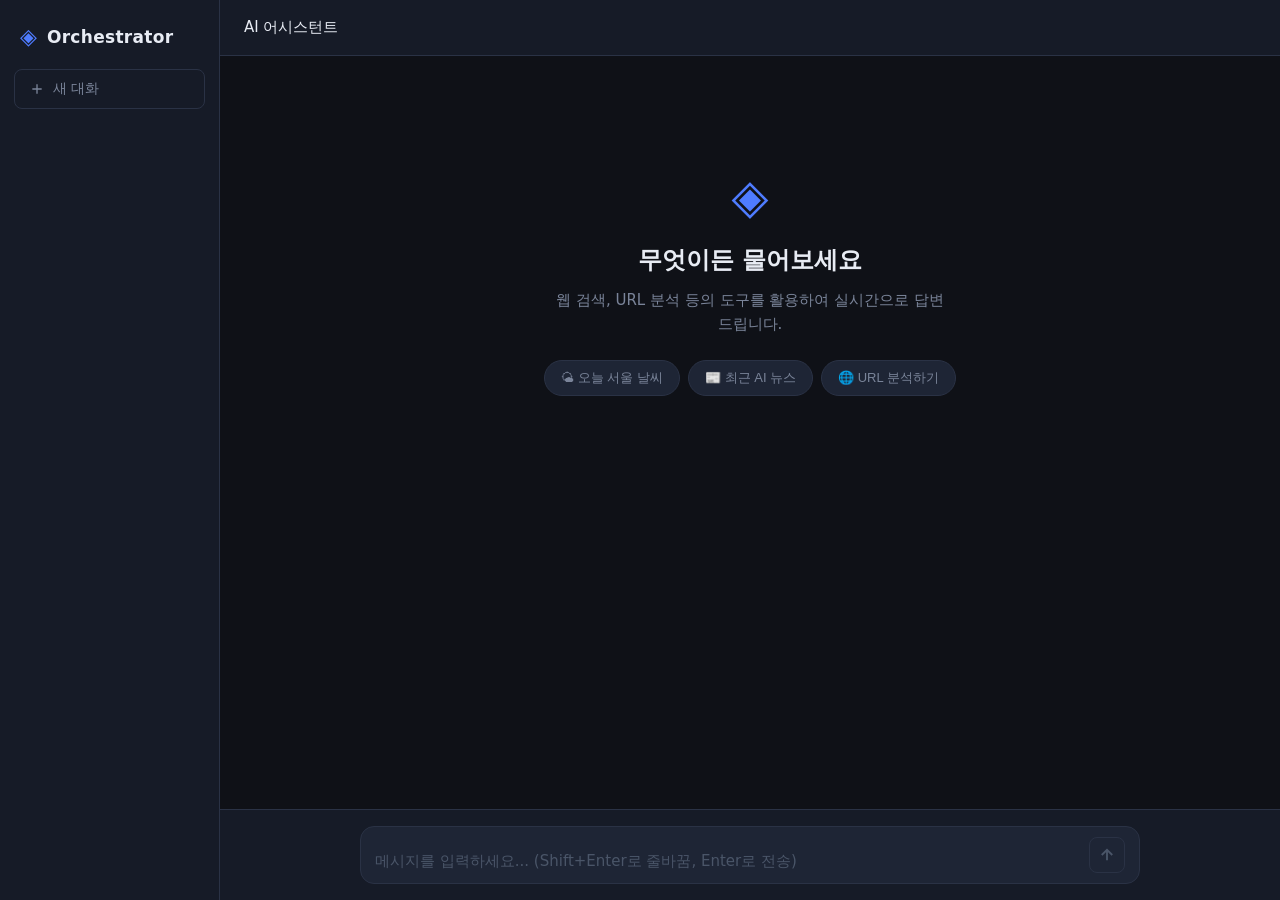
<file: front/v1/index.html>
<!DOCTYPE html>
<html lang="ko">
<head>
  <meta charset="UTF-8" />
  <meta name="viewport" content="width=device-width, initial-scale=1.0" />
  <title>Orchestrator Chat</title>
  <link rel="stylesheet" href="style.css" />
</head>
<body>

  <div class="app">

    <!-- ── 사이드바 ── -->
    <aside class="sidebar">
      <div class="sidebar-logo">
        <span class="logo-icon">◈</span>
        <span class="logo-text">Orchestrator</span>
      </div>
      <button class="new-chat-btn" id="new-chat-btn">
        <svg viewBox="0 0 24 24" fill="none" stroke="currentColor" stroke-width="2">
          <path d="M12 5v14M5 12h14"/>
        </svg>
        새 대화
      </button>
    </aside>

    <!-- ── 메인 영역 ── -->
    <div class="main-area">

      <header class="header">
        <span class="header-title">AI 어시스턴트</span>
        <div class="header-status" id="header-status"></div>
      </header>

      <main class="messages-area" id="messages-area">
        <!-- 웰컴 화면 -->
        <div class="welcome" id="welcome">
          <div class="welcome-icon">◈</div>
          <h2>무엇이든 물어보세요</h2>
          <p>웹 검색, URL 분석 등의 도구를 활용하여 실시간으로 답변드립니다.</p>
          <div class="suggestion-chips">
            <button class="chip" data-q="오늘 서울 날씨 알려줘">🌤 오늘 서울 날씨</button>
            <button class="chip" data-q="최근 AI 뉴스 요약해줘">📰 최근 AI 뉴스</button>
            <button class="chip" data-q="https://chatty.kr 이 사이트 뭐하는 곳이야?">🌐 URL 분석하기</button>
          </div>
        </div>
      </main>

      <footer class="input-area">
        <div class="input-wrapper">
          <textarea
            id="user-input"
            placeholder="메시지를 입력하세요... (Shift+Enter로 줄바꿈, Enter로 전송)"
            rows="1"
          ></textarea>
          <button class="send-btn" id="send-btn" disabled>
            <svg viewBox="0 0 24 24" fill="none" stroke="currentColor" stroke-width="2.5">
              <path d="M12 19V5M5 12l7-7 7 7"/>
            </svg>
          </button>
        </div>
      </footer>

    </div><!-- /main-area -->
  </div><!-- /app -->

  <!-- 인용 툴팁 -->
  <div class="cite-tooltip" id="cite-tooltip">
    <div class="cite-tooltip-title" id="cite-tooltip-title"></div>
    <a class="cite-tooltip-url" id="cite-tooltip-url" target="_blank" rel="noopener noreferrer"></a>
  </div>

  <script src="app.js"></script>
</body>
</html>
</file>
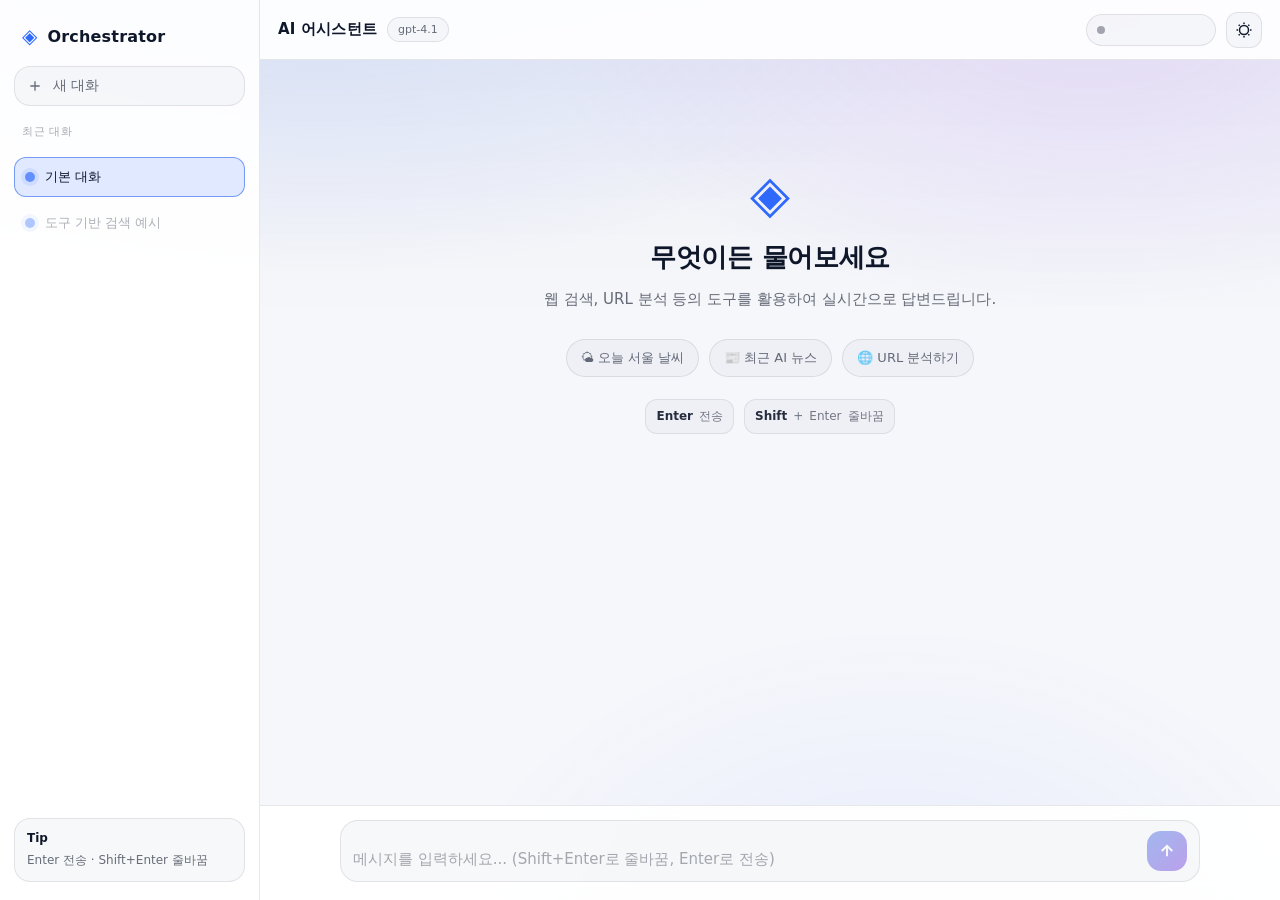
<file: front/v2/index.html>
<!DOCTYPE html>
<html lang="ko">
<head>
  <meta charset="UTF-8" />
  <meta name="viewport" content="width=device-width, initial-scale=1.0" />
  <title>Orchestrator Chat</title>
  <link rel="stylesheet" href="style.css" />
</head>
<body>
  <div class="app" id="app">

    <!-- ── 사이드바 ───────────────────────────────────────── -->
    <aside class="sidebar" id="sidebar">
      <div class="sidebar-top">
        <div class="sidebar-logo" title="Orchestrator">
          <span class="logo-icon">◈</span>
          <span class="logo-text">Orchestrator</span>
        </div>

        <button class="new-chat-btn" id="new-chat-btn" aria-label="새 대화">
          <svg viewBox="0 0 24 24" fill="none" stroke="currentColor" stroke-width="2">
            <path d="M12 5v14M5 12h14"/>
          </svg>
          새 대화
        </button>

        <div class="sidebar-section-title">최근 대화</div>
        <div class="chat-list" id="chat-list">
          <button class="chat-item active" type="button">
            <span class="chat-dot"></span>
            <span class="chat-title">기본 대화</span>
          </button>
          <button class="chat-item" type="button" disabled title="(샘플 UI)">
            <span class="chat-dot"></span>
            <span class="chat-title">도구 기반 검색 예시</span>
          </button>
        </div>
      </div>

      <div class="sidebar-bottom">
        <div class="sidebar-hint">
          <div class="hint-title">Tip</div>
          <div class="hint-body">Enter 전송 · Shift+Enter 줄바꿈</div>
        </div>
      </div>
    </aside>

    <!-- ── 메인 영역 ───────────────────────────────────────── -->
    <div class="main-area">

      <header class="header">
        <button class="icon-btn sidebar-toggle" id="sidebar-toggle" aria-label="사이드바 토글">
          <svg viewBox="0 0 24 24" fill="none" stroke="currentColor" stroke-width="2">
            <path d="M4 6h16M4 12h16M4 18h16"/>
          </svg>
        </button>

        <div class="header-left">
          <div class="header-title">AI 어시스턴트</div>
          <div class="model-badge" id="model-badge">gpt-4.1</div>
        </div>

        <div class="header-right">
          <div class="status-pill" title="연결 상태">
            <span class="status-dot" id="status-dot"></span>
            <span class="header-status" id="header-status"></span>
          </div>

          <button class="icon-btn" id="theme-toggle" aria-label="테마 변경" title="테마 변경">
            <svg class="sun" viewBox="0 0 24 24" fill="none" stroke="currentColor" stroke-width="2">
              <path d="M12 18a6 6 0 1 0 0-12 6 6 0 0 0 0 12Z"/>
              <path d="M12 2v2M12 20v2M4.93 4.93l1.41 1.41M17.66 17.66l1.41 1.41M2 12h2M20 12h2M4.93 19.07l1.41-1.41M17.66 6.34l1.41-1.41"/>
            </svg>
            <svg class="moon" viewBox="0 0 24 24" fill="none" stroke="currentColor" stroke-width="2">
              <path d="M21 12.8A8.5 8.5 0 1 1 11.2 3a7 7 0 0 0 9.8 9.8Z"/>
            </svg>
          </button>
        </div>
      </header>

      <main class="messages-area" id="messages-area">
        <!-- 웰컴 화면 -->
        <div class="welcome" id="welcome">
          <div class="welcome-icon">◈</div>
          <h2>무엇이든 물어보세요</h2>
          <p>웹 검색, URL 분석 등의 도구를 활용하여 실시간으로 답변드립니다.</p>

          <div class="suggestion-chips">
            <button class="chip" data-q="오늘 서울 날씨 알려줘">🌤 오늘 서울 날씨</button>
            <button class="chip" data-q="최근 AI 뉴스 요약해줘">📰 최근 AI 뉴스</button>
            <button class="chip" data-q="https://chatty.kr 이 사이트 뭐하는 곳이야?">🌐 URL 분석하기</button>
          </div>

          <div class="welcome-footer">
            <div class="kbd"><span>Enter</span><span>전송</span></div>
            <div class="kbd"><span>Shift</span><span>+</span><span>Enter</span><span>줄바꿈</span></div>
          </div>
        </div>
      </main>

      <footer class="input-area">
        <div class="input-wrapper">
          <textarea
            id="user-input"
            placeholder="메시지를 입력하세요... (Shift+Enter로 줄바꿈, Enter로 전송)"
            rows="1"
          ></textarea>

          <button class="send-btn" id="send-btn" disabled aria-label="전송">
            <svg viewBox="0 0 24 24" fill="none" stroke="currentColor" stroke-width="2.5">
              <path d="M12 19V5M5 12l7-7 7 7"/>
            </svg>
          </button>
        </div>
      </footer>

    </div><!-- /main-area -->
  </div><!-- /app -->

  <!-- 인용 툴팁 -->
  <div class="cite-tooltip" id="cite-tooltip">
    <div class="cite-tooltip-title" id="cite-tooltip-title"></div>
    <a class="cite-tooltip-url" id="cite-tooltip-url" target="_blank" rel="noopener noreferrer"></a>
  </div>

  <!-- 토스트 -->
  <div class="toast" id="toast" role="status" aria-live="polite"></div>

  <script src="app.js"></script>
</body>
</html>
</file>
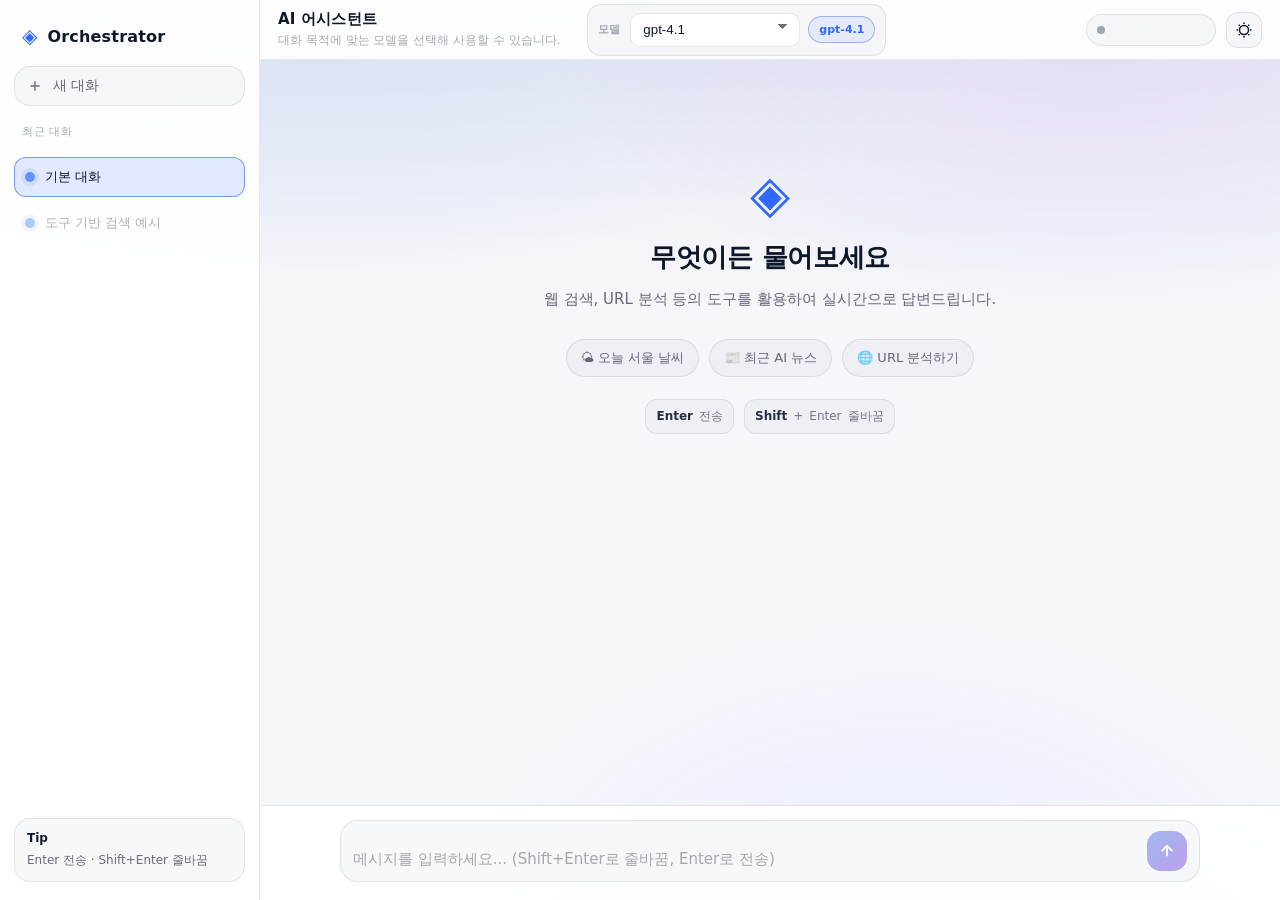
<file: front/v3/index.html>
<!DOCTYPE html>
<html lang="ko">
<head>
  <meta charset="UTF-8" />
  <meta name="viewport" content="width=device-width, initial-scale=1.0" />
  <title>Orchestrator Chat</title>
  <link rel="stylesheet" href="style.css" />
</head>
<body>
  <div class="app" id="app">

    <!-- ── 사이드바 ───────────────────────────────────────── -->
    <aside class="sidebar" id="sidebar">
      <div class="sidebar-top">
        <div class="sidebar-logo" title="Orchestrator">
          <span class="logo-icon">◈</span>
          <span class="logo-text">Orchestrator</span>
        </div>

        <button class="new-chat-btn" id="new-chat-btn" aria-label="새 대화">
          <svg viewBox="0 0 24 24" fill="none" stroke="currentColor" stroke-width="2">
            <path d="M12 5v14M5 12h14"/>
          </svg>
          새 대화
        </button>

        <div class="sidebar-section-title">최근 대화</div>
        <div class="chat-list" id="chat-list">
          <button class="chat-item active" type="button">
            <span class="chat-dot"></span>
            <span class="chat-title">기본 대화</span>
          </button>
          <button class="chat-item" type="button" disabled title="(샘플 UI)">
            <span class="chat-dot"></span>
            <span class="chat-title">도구 기반 검색 예시</span>
          </button>
        </div>
      </div>

      <div class="sidebar-bottom">
        <div class="sidebar-hint">
          <div class="hint-title">Tip</div>
          <div class="hint-body">Enter 전송 · Shift+Enter 줄바꿈</div>
        </div>
      </div>
    </aside>

    <!-- ── 메인 영역 ───────────────────────────────────────── -->
    <div class="main-area">

      <header class="header">
        <button class="icon-btn sidebar-toggle" id="sidebar-toggle" aria-label="사이드바 토글">
          <svg viewBox="0 0 24 24" fill="none" stroke="currentColor" stroke-width="2">
            <path d="M4 6h16M4 12h16M4 18h16"/>
          </svg>
        </button>

        <div class="header-left">
          <div>
            <div class="header-title">AI 어시스턴트</div>
            <div class="header-subtitle">대화 목적에 맞는 모델을 선택해 사용할 수 있습니다.</div>
          </div>

          <div class="model-switcher" aria-label="모델 선택 영역">
            <label class="model-switcher-label" for="model-select">모델</label>
            <div class="model-switcher-control">
              <select id="model-select" class="model-select" aria-label="모델 선택">
                <option value="gpt-4.1">gpt-4.1</option>
                <option value="gpt-5-chat-latest">gpt-5-chat-latest</option>
                <option value="gpt-5.2">gpt-5.2</option>
              </select>
              <div class="model-badge" id="model-badge">gpt-4.1</div>
            </div>
          </div>
        </div>

        <div class="header-right">
          <div class="status-pill" title="연결 상태">
            <span class="status-dot" id="status-dot"></span>
            <span class="header-status" id="header-status"></span>
          </div>

          <button class="icon-btn" id="theme-toggle" aria-label="테마 변경" title="테마 변경">
            <svg class="sun" viewBox="0 0 24 24" fill="none" stroke="currentColor" stroke-width="2">
              <path d="M12 18a6 6 0 1 0 0-12 6 6 0 0 0 0 12Z"/>
              <path d="M12 2v2M12 20v2M4.93 4.93l1.41 1.41M17.66 17.66l1.41 1.41M2 12h2M20 12h2M4.93 19.07l1.41-1.41M17.66 6.34l1.41-1.41"/>
            </svg>
            <svg class="moon" viewBox="0 0 24 24" fill="none" stroke="currentColor" stroke-width="2">
              <path d="M21 12.8A8.5 8.5 0 1 1 11.2 3a7 7 0 0 0 9.8 9.8Z"/>
            </svg>
          </button>
        </div>
      </header>

      <main class="messages-area" id="messages-area">
        <!-- 웰컴 화면 -->
        <div class="welcome" id="welcome">
          <div class="welcome-icon">◈</div>
          <h2>무엇이든 물어보세요</h2>
          <p>웹 검색, URL 분석 등의 도구를 활용하여 실시간으로 답변드립니다.</p>

          <div class="suggestion-chips">
            <button class="chip" data-q="오늘 서울 날씨 알려줘">🌤 오늘 서울 날씨</button>
            <button class="chip" data-q="최근 AI 뉴스 요약해줘">📰 최근 AI 뉴스</button>
            <button class="chip" data-q="https://chatty.kr 이 사이트 뭐하는 곳이야?">🌐 URL 분석하기</button>
          </div>

          <div class="welcome-footer">
            <div class="kbd"><span>Enter</span><span>전송</span></div>
            <div class="kbd"><span>Shift</span><span>+</span><span>Enter</span><span>줄바꿈</span></div>
          </div>
        </div>
      </main>

      <footer class="input-area">
        <div class="input-wrapper">
          <textarea
            id="user-input"
            placeholder="메시지를 입력하세요... (Shift+Enter로 줄바꿈, Enter로 전송)"
            rows="1"
          ></textarea>

          <button class="send-btn" id="send-btn" disabled aria-label="전송">
            <svg viewBox="0 0 24 24" fill="none" stroke="currentColor" stroke-width="2.5">
              <path d="M12 19V5M5 12l7-7 7 7"/>
            </svg>
          </button>
        </div>
      </footer>

    </div><!-- /main-area -->
  </div><!-- /app -->

  <!-- 인용 툴팁 -->
  <div class="cite-tooltip" id="cite-tooltip">
    <div class="cite-tooltip-title" id="cite-tooltip-title"></div>
    <a class="cite-tooltip-url" id="cite-tooltip-url" target="_blank" rel="noopener noreferrer"></a>
  </div>

  <!-- 토스트 -->
  <div class="toast" id="toast" role="status" aria-live="polite"></div>

  <script src="app.js"></script>
</body>
</html>
</file>
<file: front/v1/style.css>
/* ── 리셋 & 변수 ──────────────────────────────────────────── */
*, *::before, *::after { box-sizing: border-box; margin: 0; padding: 0; }

:root {
  --bg:          #0f1117;
  --bg2:         #161b27;
  --bg3:         #1e2535;
  --border:      #2a3245;
  --accent:      #4f7cff;
  --accent-soft: rgba(79,124,255,.15);
  --text:        #e8ecf4;
  --text-muted:  #7a8499;
  --text-dim:    #4a5568;
  --user-bg:     #1e3a6e;
  --bot-bg:      #1a2030;
  --tool-bg:     #141a28;
  --tool-border: #263050;
  --green:       #34d399;
  --red:         #f87171;
  --yellow:      #fbbf24;
  --radius:      14px;
  --radius-sm:   8px;
  --shadow:      0 4px 24px rgba(0,0,0,.4);
}

html, body { height: 100%; font-family: 'Segoe UI', system-ui, sans-serif; background: var(--bg); color: var(--text); }

/* ── 레이아웃 ─────────────────────────────────────────────── */
.app {
  display: flex;
  height: 100vh;
  overflow: hidden;
}

/* ── 사이드바 ─────────────────────────────────────────────── */
.sidebar {
  width: 220px;
  background: var(--bg2);
  border-right: 1px solid var(--border);
  display: flex;
  flex-direction: column;
  padding: 20px 14px;
  gap: 16px;
  flex-shrink: 0;
}

.sidebar-logo {
  display: flex;
  align-items: center;
  gap: 10px;
  padding: 4px 6px;
}
.logo-icon { font-size: 22px; color: var(--accent); }
.logo-text  { font-size: 17px; font-weight: 600; letter-spacing: .3px; }

.new-chat-btn {
  display: flex;
  align-items: center;
  gap: 8px;
  padding: 10px 14px;
  border: 1px solid var(--border);
  border-radius: var(--radius-sm);
  background: transparent;
  color: var(--text-muted);
  cursor: pointer;
  font-size: 14px;
  transition: all .18s;
}
.new-chat-btn svg { width: 16px; height: 16px; }
.new-chat-btn:hover { background: var(--bg3); color: var(--text); border-color: var(--accent); }

/* ── 메인 ─────────────────────────────────────────────────── */
.main-area {
  flex: 1;
  display: flex;
  flex-direction: column;
  overflow: hidden;
}

.header {
  height: 56px;
  border-bottom: 1px solid var(--border);
  display: flex;
  align-items: center;
  padding: 0 24px;
  gap: 12px;
  flex-shrink: 0;
  background: var(--bg2);
}
.header-title   { font-size: 15px; font-weight: 500; }
.header-status  { font-size: 12px; color: var(--text-muted); margin-left: auto; }

/* ── 메시지 영역 ────────────────────────────────────────────── */
.messages-area {
  flex: 1;
  overflow-y: auto;
  padding: 32px 0;
  scroll-behavior: smooth;
}
.messages-area::-webkit-scrollbar { width: 4px; }
.messages-area::-webkit-scrollbar-thumb { background: var(--border); border-radius: 4px; }

/* 웰컴 */
.welcome {
  display: flex;
  flex-direction: column;
  align-items: center;
  justify-content: center;
  text-align: center;
  padding: 80px 24px;
  gap: 12px;
}
.welcome-icon { font-size: 48px; color: var(--accent); margin-bottom: 8px; }
.welcome h2   { font-size: 24px; font-weight: 600; }
.welcome p    { color: var(--text-muted); font-size: 15px; max-width: 400px; line-height: 1.6; }

.suggestion-chips {
  display: flex;
  flex-wrap: wrap;
  gap: 8px;
  justify-content: center;
  margin-top: 12px;
}
.chip {
  padding: 8px 16px;
  background: var(--bg3);
  border: 1px solid var(--border);
  border-radius: 20px;
  color: var(--text-muted);
  font-size: 13px;
  cursor: pointer;
  transition: all .18s;
}
.chip:hover { background: var(--accent-soft); border-color: var(--accent); color: var(--text); }

/* ── 메시지 버블 ──────────────────────────────────────────── */
.message {
  display: flex;
  flex-direction: column;
  max-width: 780px;
  margin: 0 auto 28px;
  padding: 0 24px;
  animation: fadeUp .2s ease;
}

@keyframes fadeUp {
  from { opacity: 0; transform: translateY(8px); }
  to   { opacity: 1; transform: translateY(0); }
}

/* 사용자 메시지 */
.message.user { align-items: flex-end; }
.message.user .bubble {
  background: var(--user-bg);
  border: 1px solid rgba(79,124,255,.3);
  padding: 12px 18px;
  border-radius: var(--radius) var(--radius) 4px var(--radius);
  font-size: 15px;
  line-height: 1.6;
  white-space: pre-wrap;
  max-width: 80%;
}

/* 봇 메시지 */
.message.bot .bubble {
  background: var(--bot-bg);
  border: 1px solid var(--border);
  padding: 18px 20px;
  border-radius: 4px var(--radius) var(--radius) var(--radius);
  font-size: 15px;
  line-height: 1.75;
  width: 100%;
}

/* 아바타 */
.msg-row {
  display: flex;
  align-items: flex-start;
  gap: 12px;
}
.avatar {
  width: 32px;
  height: 32px;
  border-radius: 50%;
  display: flex;
  align-items: center;
  justify-content: center;
  font-size: 14px;
  flex-shrink: 0;
  margin-top: 2px;
}
.avatar.bot  { background: var(--accent-soft); color: var(--accent); border: 1px solid var(--accent); }
.avatar.user { background: var(--user-bg); color: #93b4ff; border: 1px solid rgba(79,124,255,.3); }

/* ── 툴 패널 ──────────────────────────────────────────────── */
.tool-panel {
  background: var(--tool-bg);
  border: 1px solid var(--tool-border);
  border-radius: var(--radius-sm);
  margin-bottom: 14px;
  overflow: hidden;
}

.tool-panel-header {
  display: flex;
  align-items: center;
  gap: 8px;
  padding: 10px 14px;
  font-size: 12px;
  font-weight: 600;
  color: var(--text-muted);
  text-transform: uppercase;
  letter-spacing: .5px;
  border-bottom: 1px solid var(--tool-border);
  cursor: pointer;
  user-select: none;
  transition: background .15s;
}
.tool-panel-header:hover { background: rgba(255,255,255,.03); }
.tool-panel-header .ph-icon { font-size: 14px; }
.tool-panel-header .ph-toggle {
  margin-left: auto;
  transition: transform .2s;
}
.tool-panel.collapsed .ph-toggle { transform: rotate(-90deg); }
.tool-panel.collapsed .tool-list { display: none; }

.tool-list { padding: 8px 0; }

.tool-item {
  display: flex;
  align-items: flex-start;
  gap: 12px;
  padding: 8px 14px;
  font-size: 13px;
  transition: background .15s;
}
.tool-item:hover { background: rgba(255,255,255,.02); }

.tool-icon-wrap { font-size: 16px; padding-top: 1px; flex-shrink: 0; }

.tool-info { flex: 1; min-width: 0; }
.tool-name { font-weight: 500; color: var(--text); margin-bottom: 2px; }
.tool-args { font-size: 11.5px; color: var(--text-muted); white-space: nowrap; overflow: hidden; text-overflow: ellipsis; }

.tool-status {
  margin-left: auto;
  flex-shrink: 0;
  display: flex;
  align-items: center;
  justify-content: center;
  width: 20px;
  height: 20px;
}

/* 스피너 */
.spinner {
  width: 16px; height: 16px;
  border: 2px solid var(--tool-border);
  border-top-color: var(--accent);
  border-radius: 50%;
  animation: spin .7s linear infinite;
}
@keyframes spin { to { transform: rotate(360deg); } }

/* 상태 아이콘 */
.status-done  { color: var(--green); font-size: 15px; }
.status-error { color: var(--red);   font-size: 15px; }

/* ── 텍스트 콘텐츠 ────────────────────────────────────────── */
.bot-text { min-height: 1.5em; }
.bot-text p  { margin-bottom: .8em; }
.bot-text p:last-child { margin-bottom: 0; }
.bot-text h1 { font-size: 22px; font-weight: 700; margin: 1.2em 0 .5em; color: var(--text); }
.bot-text h2 { font-size: 18px; font-weight: 600; margin: 1em 0 .4em; color: var(--text); }
.bot-text h3 { font-size: 15px; font-weight: 600; margin: .8em 0 .3em; color: var(--text); }
.bot-text h4 { font-size: 14px; font-weight: 600; margin: .7em 0 .3em; color: var(--text-muted); }
.bot-text h5 { font-size: 13px; font-weight: 600; margin: .6em 0 .2em; color: var(--text-muted); text-transform: uppercase; letter-spacing: .4px; }
.bot-text h6 { font-size: 12px; font-weight: 600; margin: .6em 0 .2em; color: var(--text-dim);   text-transform: uppercase; letter-spacing: .4px; }
.bot-text strong { color: #c5d5ff; }
.bot-text ul, .bot-text ol { padding-left: 1.4em; margin-bottom: .8em; }
.bot-text li { margin-bottom: .3em; }
.bot-text .md-img {
  display: block;
  max-width: 160px;
  height: auto;
  border-radius: var(--radius-sm);
  border: 1px solid var(--border);
  margin: 6px 0 2px;
  background: var(--bg3);
}
.bot-text code { background: var(--bg3); border: 1px solid var(--border); border-radius: 4px; padding: 1px 6px; font-size: 13px; font-family: 'Consolas', monospace; }
.bot-text pre  { background: var(--bg3); border: 1px solid var(--border); border-radius: var(--radius-sm); padding: 14px; overflow-x: auto; margin-bottom: .8em; }
.bot-text pre code { background: none; border: none; padding: 0; }
.bot-text hr   { border: none; border-top: 1px solid var(--border); margin: 1em 0; }
.bot-text table { width: 100%; border-collapse: collapse; margin-bottom: .8em; font-size: 14px; }
.bot-text th, .bot-text td { padding: 8px 12px; border: 1px solid var(--border); }
.bot-text th { background: var(--bg3); font-weight: 600; color: var(--text); }
.bot-text td { color: var(--text-muted); }
.bot-text tr:hover td { background: rgba(255,255,255,.02); }

/* 커서 깜박임 */
.cursor {
  display: inline-block;
  width: 2px; height: 1.1em;
  background: var(--accent);
  border-radius: 2px;
  vertical-align: text-bottom;
  animation: blink 1s step-end infinite;
  margin-left: 1px;
}
@keyframes blink { 0%,100%{opacity:1} 50%{opacity:0} }

/* ── 인용 버튼 ────────────────────────────────────────────── */
.cite-btn {
  display: inline-flex;
  align-items: center;
  justify-content: center;
  min-width: 22px;
  height: 18px;
  padding: 0 5px;
  background: var(--accent-soft);
  border: 1px solid rgba(79,124,255,.4);
  border-radius: 4px;
  color: var(--accent);
  font-size: 11px;
  font-weight: 600;
  cursor: pointer;
  vertical-align: middle;
  margin: 0 1px;
  transition: all .15s;
  line-height: 1;
}
.cite-btn:hover { background: var(--accent); color: #fff; }

/* ── 인용 툴팁 ────────────────────────────────────────────── */
.cite-tooltip {
  position: fixed;
  background: var(--bg2);
  border: 1px solid var(--accent);
  border-radius: var(--radius-sm);
  padding: 10px 14px;
  max-width: 340px;
  box-shadow: var(--shadow);
  pointer-events: none;
  opacity: 0;
  transition: opacity .15s;
  z-index: 9999;
}
.cite-tooltip.visible { opacity: 1; pointer-events: auto; }
.cite-tooltip-title { font-size: 13px; font-weight: 500; color: var(--text); margin-bottom: 6px; }
.cite-tooltip-url   { font-size: 11px; color: var(--accent); text-decoration: none; display: block; overflow: hidden; text-overflow: ellipsis; white-space: nowrap; }
.cite-tooltip-url:hover { text-decoration: underline; }

/* ── 입력 영역 ────────────────────────────────────────────── */
.input-area {
  border-top: 1px solid var(--border);
  padding: 16px 24px;
  background: var(--bg2);
  flex-shrink: 0;
}

.input-wrapper {
  display: flex;
  align-items: flex-end;
  gap: 10px;
  background: var(--bg3);
  border: 1px solid var(--border);
  border-radius: var(--radius);
  padding: 10px 14px;
  transition: border-color .18s;
  max-width: 780px;
  margin: 0 auto;
}
.input-wrapper:focus-within { border-color: var(--accent); }

textarea#user-input {
  flex: 1;
  background: transparent;
  border: none;
  outline: none;
  resize: none;
  color: var(--text);
  font-size: 15px;
  line-height: 1.6;
  max-height: 160px;
  overflow-y: auto;
  font-family: inherit;
}
textarea#user-input::placeholder { color: var(--text-dim); }
textarea#user-input::-webkit-scrollbar { width: 3px; }
textarea#user-input::-webkit-scrollbar-thumb { background: var(--border); }

.send-btn {
  width: 36px; height: 36px;
  border-radius: 8px;
  background: var(--accent);
  border: none;
  color: #fff;
  cursor: pointer;
  display: flex;
  align-items: center;
  justify-content: center;
  flex-shrink: 0;
  transition: all .18s;
}
.send-btn svg { width: 18px; height: 18px; }
.send-btn:hover:not(:disabled) { background: #3a6ce8; transform: scale(1.05); }
.send-btn:disabled { background: var(--bg3); color: var(--text-dim); cursor: not-allowed; border: 1px solid var(--border); }

/* ── 토큰 사용량 바 ────────────────────────────────────────── */
.usage-bar {
  display: flex;
  flex-wrap: wrap;
  align-items: center;
  gap: 6px;
  margin-top: 14px;
  padding-top: 10px;
  border-top: 1px solid var(--border);
  font-size: 11.5px;
  color: var(--text-muted);
}
.usage-bar strong { color: var(--text-dim); font-weight: 600; }
.usage-sep { color: var(--text-dim); }
.usage-item { display: flex; align-items: center; gap: 3px; }

/* ── 에러 ──────────────────────────────────────────────────── */
.error-msg {
  color: var(--red);
  font-size: 13px;
  padding: 8px 12px;
  background: rgba(248,113,113,.1);
  border: 1px solid rgba(248,113,113,.3);
  border-radius: var(--radius-sm);
  margin-top: 8px;
}
</file>
<file: front/v2/style.css>
/* ── Reset ───────────────────────────────────────────────── */
*, *::before, *::after { box-sizing: border-box; margin: 0; padding: 0; }
button, input, textarea { font: inherit; }
button { background: none; border: none; color: inherit; }
:focus-visible { outline: 2px solid var(--accent); outline-offset: 2px; }

/* ── Theme tokens ──────────────────────────────────────────── */
:root {
  /* Dark (default) */
  --bg:            #0b0d12;
  --bg2:           #111626;
  --bg3:           #171f34;
  --surface:       rgba(255,255,255,.03);
  --border:        rgba(255,255,255,.08);
  --border-strong: rgba(255,255,255,.14);

  --accent:        #5b8cff;
  --accent2:       #7c5cff;
  --accent-soft:   rgba(91,140,255,.18);

  --text:          #e9eefc;
  --text-muted:    rgba(233,238,252,.62);
  --text-dim:      rgba(233,238,252,.36);

  --user-bg:       rgba(91,140,255,.20);
  --bot-bg:        rgba(255,255,255,.04);
  --tool-bg:       rgba(255,255,255,.03);

  --green:         #34d399;
  --red:           #fb7185;
  --yellow:        #fbbf24;

  --radius:        16px;
  --radius-sm:     10px;

  --shadow:        0 20px 60px rgba(0,0,0,.35);
  --shadow-soft:   0 10px 30px rgba(0,0,0,.22);
}

:root[data-theme="light"] {
  --bg:            #f6f7fb;
  --bg2:           #ffffff;
  --bg3:           #f0f3ff;
  --surface:       rgba(20,30,60,.03);
  --border:        rgba(20,30,60,.10);
  --border-strong: rgba(20,30,60,.16);

  --accent:        #2f6bff;
  --accent2:       #7c2fff;
  --accent-soft:   rgba(47,107,255,.14);

  --text:          #0f172a;
  --text-muted:    rgba(15,23,42,.62);
  --text-dim:      rgba(15,23,42,.36);

  --user-bg:       rgba(47,107,255,.16);
  --bot-bg:        rgba(20,30,60,.03);
  --tool-bg:       rgba(20,30,60,.03);

  --shadow:        0 18px 50px rgba(15,23,42,.14);
  --shadow-soft:   0 10px 30px rgba(15,23,42,.10);
}

html, body {
  height: 100%;
  font-family: ui-sans-serif, system-ui, -apple-system, "Segoe UI", Roboto, "Apple SD Gothic Neo", "Noto Sans KR", sans-serif;
  background: var(--bg);
  color: var(--text);
}

/* ── Background (subtle, premium) ──────────────────────────── */
body::before {
  content: "";
  position: fixed;
  inset: 0;
  pointer-events: none;
  background:
    radial-gradient(1200px 600px at 25% -10%, rgba(91,140,255,.22), transparent 60%),
    radial-gradient(900px 500px at 85% 0%, rgba(124,92,255,.18), transparent 62%),
    radial-gradient(900px 700px at 70% 110%, rgba(91,140,255,.12), transparent 55%),
    linear-gradient(180deg, rgba(255,255,255,.04), transparent 40%);
  opacity: .95;
}
:root[data-theme="light"] body::before {
  background:
    radial-gradient(1200px 600px at 25% -10%, rgba(47,107,255,.18), transparent 60%),
    radial-gradient(900px 500px at 85% 0%, rgba(124,47,255,.12), transparent 62%),
    radial-gradient(900px 700px at 70% 110%, rgba(47,107,255,.08), transparent 55%),
    linear-gradient(180deg, rgba(20,30,60,.04), transparent 40%);
}

/* ── Layout ───────────────────────────────────────────────── */
.app {
  display: flex;
  height: 100vh;
  overflow: hidden;
}

/* ── Sidebar ──────────────────────────────────────────────── */
.sidebar {
  width: 260px;
  background: color-mix(in oklab, var(--bg2) 92%, transparent);
  border-right: 1px solid var(--border);
  display: flex;
  flex-direction: column;
  padding: 18px 14px;
  gap: 14px;
  flex-shrink: 0;
  position: relative;
}

.sidebar-top { display: flex; flex-direction: column; gap: 12px; }
.sidebar-bottom { margin-top: auto; }

.sidebar-logo {
  display: flex;
  align-items: center;
  gap: 10px;
  padding: 6px 8px;
  border-radius: var(--radius-sm);
}
.logo-icon { font-size: 20px; color: var(--accent); }
.logo-text { font-size: 16px; font-weight: 700; letter-spacing: .2px; }

.new-chat-btn {
  display: flex;
  align-items: center;
  gap: 10px;
  padding: 10px 12px;
  border: 1px solid var(--border);
  border-radius: var(--radius);
  background: var(--surface);
  color: var(--text-muted);
  cursor: pointer;
  font-size: 14px;
  transition: transform .18s, background .18s, border-color .18s, color .18s;
}
.new-chat-btn svg { width: 16px; height: 16px; }
.new-chat-btn:hover {
  background: var(--accent-soft);
  border-color: color-mix(in oklab, var(--accent) 55%, var(--border));
  color: var(--text);
  transform: translateY(-1px);
}

.sidebar-section-title {
  margin-top: 6px;
  padding: 0 8px;
  font-size: 11px;
  color: var(--text-dim);
  text-transform: uppercase;
  letter-spacing: .6px;
}

.chat-list { display: flex; flex-direction: column; gap: 6px; margin-top: 6px; }
.chat-item {
  display: flex;
  align-items: center;
  gap: 10px;
  padding: 10px 10px;
  border-radius: 12px;
  border: 1px solid transparent;
  background: transparent;
  cursor: pointer;
  text-align: left;
  color: var(--text-muted);
  transition: background .15s, border-color .15s, color .15s;
}
.chat-item:hover { background: var(--surface); border-color: var(--border); color: var(--text); }
.chat-item.active {
  background: var(--accent-soft);
  border-color: color-mix(in oklab, var(--accent) 55%, var(--border));
  color: var(--text);
}
.chat-item:disabled { opacity: .55; cursor: not-allowed; }
.chat-dot {
  width: 10px; height: 10px;
  border-radius: 50%;
  background: color-mix(in oklab, var(--accent) 70%, transparent);
  box-shadow: 0 0 0 4px rgba(91,140,255,.08);
}
:root[data-theme="light"] .chat-dot { box-shadow: 0 0 0 4px rgba(47,107,255,.10); }
.chat-title { font-size: 13px; white-space: nowrap; overflow: hidden; text-overflow: ellipsis; }

.sidebar-hint {
  border: 1px solid var(--border);
  background: var(--surface);
  border-radius: var(--radius);
  padding: 12px;
}
.hint-title { font-size: 12px; font-weight: 700; color: var(--text); margin-bottom: 6px; }
.hint-body  { font-size: 12px; color: var(--text-muted); line-height: 1.5; }

/* ── Main ─────────────────────────────────────────────────── */
.main-area {
  flex: 1;
  display: flex;
  flex-direction: column;
  overflow: hidden;
}

/* Header */
.header {
  height: 60px;
  border-bottom: 1px solid var(--border);
  display: flex;
  align-items: center;
  padding: 0 18px;
  gap: 12px;
  flex-shrink: 0;
  background: color-mix(in oklab, var(--bg2) 92%, transparent);
  backdrop-filter: blur(10px);
}

.header-left { display: flex; align-items: center; gap: 10px; }
.header-title { font-size: 15px; font-weight: 700; letter-spacing: .2px; }

.model-badge {
  font-size: 11px;
  color: var(--text-muted);
  border: 1px solid var(--border);
  background: var(--surface);
  border-radius: 999px;
  padding: 5px 10px;
}

.header-right { margin-left: auto; display: flex; align-items: center; gap: 10px; }

.status-pill {
  display: inline-flex;
  align-items: center;
  gap: 8px;
  border: 1px solid var(--border);
  background: var(--surface);
  padding: 6px 10px;
  border-radius: 999px;
  min-height: 32px;
}
.status-dot {
  width: 8px; height: 8px;
  border-radius: 50%;
  background: var(--text-dim);
  box-shadow: 0 0 0 4px rgba(255,255,255,.04);
}
.status-dot.running { background: var(--accent); box-shadow: 0 0 0 4px rgba(91,140,255,.16); }
.status-dot.error   { background: var(--red);    box-shadow: 0 0 0 4px rgba(251,113,133,.18); }

.header-status {
  font-size: 12px;
  color: var(--text-muted);
  min-width: 92px;
}

/* Icon button */
.icon-btn {
  width: 36px; height: 36px;
  border-radius: 12px;
  border: 1px solid var(--border);
  background: var(--surface);
  cursor: pointer;
  display: inline-flex;
  align-items: center;
  justify-content: center;
  transition: transform .18s, background .18s, border-color .18s;
}
.icon-btn svg { width: 18px; height: 18px; }
.icon-btn:hover {
  background: color-mix(in oklab, var(--surface) 40%, var(--accent-soft));
  border-color: color-mix(in oklab, var(--accent) 40%, var(--border));
  transform: translateY(-1px);
}
.icon-btn:active { transform: translateY(0); }

#theme-toggle .sun { display: none; }
:root[data-theme="light"] #theme-toggle .sun { display: block; }
:root[data-theme="light"] #theme-toggle .moon { display: none; }

/* Sidebar toggle (mobile) */
.sidebar-toggle { display: none; }

/* ── Messages area ─────────────────────────────────────────── */
.messages-area {
  flex: 1;
  overflow-y: auto;
  padding: 30px 0 24px;
  scroll-behavior: smooth;
}
.messages-area::-webkit-scrollbar { width: 6px; }
.messages-area::-webkit-scrollbar-thumb { background: color-mix(in oklab, var(--border-strong) 65%, transparent); border-radius: 10px; }

/* Welcome */
.welcome {
  display: flex;
  flex-direction: column;
  align-items: center;
  justify-content: center;
  text-align: center;
  padding: 74px 24px;
  gap: 12px;
}
.welcome-icon { font-size: 52px; color: var(--accent); margin-bottom: 4px; }
.welcome h2 { font-size: 26px; font-weight: 800; letter-spacing: -.3px; }
.welcome p  { color: var(--text-muted); font-size: 15px; max-width: 460px; line-height: 1.7; }

.suggestion-chips {
  display: flex;
  flex-wrap: wrap;
  gap: 10px;
  justify-content: center;
  margin-top: 14px;
}
.chip {
  padding: 9px 14px;
  background: var(--surface);
  border: 1px solid var(--border);
  border-radius: 999px;
  color: var(--text-muted);
  font-size: 13px;
  cursor: pointer;
  transition: background .18s, border-color .18s, transform .18s, color .18s;
}
.chip:hover {
  background: var(--accent-soft);
  border-color: color-mix(in oklab, var(--accent) 55%, var(--border));
  color: var(--text);
  transform: translateY(-1px);
}

.welcome-footer {
  display: flex;
  gap: 10px;
  margin-top: 10px;
  opacity: .9;
}
.kbd {
  display: inline-flex;
  gap: 6px;
  align-items: center;
  padding: 8px 10px;
  border-radius: 12px;
  border: 1px solid var(--border);
  background: var(--surface);
  font-size: 12px;
  color: var(--text-muted);
}
.kbd span:first-child { font-weight: 700; color: var(--text); }

/* ── Message bubbles ───────────────────────────────────────── */
.message {
  display: flex;
  flex-direction: column;
  max-width: 860px;
  margin: 0 auto 22px;
  padding: 0 18px;
  animation: fadeUp .20s ease;
}

@keyframes fadeUp {
  from { opacity: 0; transform: translateY(8px); }
  to   { opacity: 1; transform: translateY(0); }
}

.msg-row { display: flex; align-items: flex-start; gap: 12px; }

.avatar {
  width: 34px;
  height: 34px;
  border-radius: 999px;
  display: flex;
  align-items: center;
  justify-content: center;
  font-size: 14px;
  flex-shrink: 0;
  margin-top: 3px;
  border: 1px solid var(--border);
  background: var(--surface);
  color: var(--text-muted);
}
.avatar.bot  { color: var(--accent); border-color: color-mix(in oklab, var(--accent) 35%, var(--border)); }
.avatar.user { color: color-mix(in oklab, var(--accent) 75%, var(--text)); border-color: color-mix(in oklab, var(--accent) 20%, var(--border)); }

.bubble {
  width: 100%;
  border: 1px solid var(--border);
  border-radius: var(--radius);
  background: var(--bot-bg);
  box-shadow: var(--shadow-soft);
  padding: 16px 18px;
  transition: border-color .18s, transform .18s;
}
.message.user { align-items: flex-end; }
.message.user .bubble {
  width: auto;
  max-width: 82%;
  background: var(--user-bg);
  border-color: color-mix(in oklab, var(--accent) 30%, var(--border));
  box-shadow: none;
}
.message.bot .bubble:hover { border-color: var(--border-strong); transform: translateY(-1px); }

/* ── Tool panel ───────────────────────────────────────────── */
.tool-panel {
  background: var(--tool-bg);
  border: 1px solid var(--border);
  border-radius: var(--radius-sm);
  margin-bottom: 12px;
  overflow: hidden;
}

.tool-panel-header {
  display: flex;
  align-items: center;
  gap: 8px;
  padding: 10px 12px;
  font-size: 12px;
  font-weight: 800;
  color: var(--text-muted);
  text-transform: uppercase;
  letter-spacing: .6px;
  border-bottom: 1px solid var(--border);
  cursor: pointer;
  user-select: none;
  transition: background .15s;
}
.tool-panel-header:hover { background: color-mix(in oklab, var(--surface) 40%, transparent); }
.tool-panel-header .ph-icon { font-size: 14px; }
.tool-panel-header .ph-toggle { margin-left: auto; transition: transform .2s; opacity: .9; }
.tool-panel.collapsed .ph-toggle { transform: rotate(-90deg); }
.tool-panel.collapsed .tool-list { display: none; }

.tool-list { padding: 6px 0; }

.tool-item {
  display: flex;
  align-items: flex-start;
  gap: 12px;
  padding: 9px 12px;
  font-size: 13px;
  transition: background .12s;
}
.tool-item:hover { background: color-mix(in oklab, var(--surface) 40%, transparent); }

.tool-icon-wrap { font-size: 16px; padding-top: 1px; flex-shrink: 0; }

.tool-info { flex: 1; min-width: 0; }
.tool-name { font-weight: 700; color: var(--text); margin-bottom: 2px; }
.tool-args { font-size: 11.5px; color: var(--text-muted); white-space: nowrap; overflow: hidden; text-overflow: ellipsis; }

.tool-status { margin-left: auto; flex-shrink: 0; display: flex; align-items: center; justify-content: center; width: 20px; height: 20px; }

.spinner { width: 16px; height: 16px; border: 2px solid var(--border); border-top-color: var(--accent); border-radius: 50%; animation: spin .7s linear infinite; }
@keyframes spin { to { transform: rotate(360deg); } }

.status-done { color: var(--green); font-size: 15px; }
.status-error { color: var(--red); font-size: 15px; }

/* ── Rich text (markdown) ──────────────────────────────────── */
.bot-text { min-height: 1.6em; }
.bot-text p { margin-bottom: .86em; color: color-mix(in oklab, var(--text) 92%, transparent); }
.bot-text p:last-child { margin-bottom: 0; }

.bot-text h1 { font-size: 22px; font-weight: 900; margin: 1.1em 0 .55em; letter-spacing: -.2px; }
.bot-text h2 { font-size: 18px; font-weight: 800; margin: 1em 0 .5em; }
.bot-text h3 { font-size: 15px; font-weight: 800; margin: .85em 0 .35em; }
.bot-text h4 { font-size: 13px; font-weight: 800; margin: .8em 0 .3em; color: var(--text-muted); text-transform: uppercase; letter-spacing: .45px; }

.bot-text strong { color: color-mix(in oklab, var(--accent) 30%, var(--text)); }

.bot-text ul, .bot-text ol { padding-left: 1.35em; margin-bottom: .9em; color: var(--text); }
.bot-text li { margin-bottom: .35em; color: color-mix(in oklab, var(--text) 90%, transparent); }

.bot-text a { color: var(--accent); text-decoration: none; border-bottom: 1px solid color-mix(in oklab, var(--accent) 45%, transparent); }
.bot-text a:hover { border-bottom-color: var(--accent); }

.bot-text .md-img {
  display: block;
  max-width: 220px;
  height: auto;
  border-radius: 12px;
  border: 1px solid var(--border);
  margin: 8px 0 6px;
  background: var(--bg3);
}

.bot-text code {
  background: color-mix(in oklab, var(--bg3) 85%, transparent);
  border: 1px solid var(--border);
  border-radius: 8px;
  padding: 2px 7px;
  font-size: 13px;
  font-family: ui-monospace, SFMono-Regular, Menlo, Monaco, Consolas, "Liberation Mono", monospace;
}

.bot-text pre {
  position: relative;
  background: color-mix(in oklab, var(--bg3) 85%, transparent);
  border: 1px solid var(--border);
  border-radius: 14px;
  padding: 14px;
  overflow-x: auto;
  margin-bottom: .9em;
}
.bot-text pre code { background: none; border: none; padding: 0; }

.code-copy {
  position: absolute;
  top: 10px;
  right: 10px;
  padding: 6px 10px;
  border-radius: 10px;
  border: 1px solid var(--border);
  background: color-mix(in oklab, var(--surface) 70%, transparent);
  color: var(--text-muted);
  cursor: pointer;
  font-size: 11px;
  transition: background .15s, border-color .15s, color .15s;
}
.code-copy:hover {
  background: var(--accent-soft);
  border-color: color-mix(in oklab, var(--accent) 50%, var(--border));
  color: var(--text);
}

.bot-text hr { border: none; border-top: 1px solid var(--border); margin: 1em 0; }

.bot-text table { width: 100%; border-collapse: separate; border-spacing: 0; margin-bottom: .9em; font-size: 14px; overflow: hidden; border-radius: 12px; border: 1px solid var(--border); }
.bot-text th, .bot-text td { padding: 10px 12px; border-bottom: 1px solid var(--border); }
.bot-text tr:last-child td { border-bottom: none; }
.bot-text th { background: color-mix(in oklab, var(--bg3) 80%, transparent); font-weight: 800; color: var(--text); }
.bot-text td { color: var(--text-muted); }
.bot-text tr:hover td { background: color-mix(in oklab, var(--surface) 50%, transparent); }

/* Cursor */
.cursor {
  display: inline-block;
  width: 2px; height: 1.1em;
  background: var(--accent);
  border-radius: 2px;
  vertical-align: text-bottom;
  animation: blink 1s step-end infinite;
  margin-left: 2px;
}
@keyframes blink { 0%,100%{opacity:1} 50%{opacity:0} }

/* Citations */
.cite-btn {
  display: inline-flex;
  align-items: center;
  justify-content: center;
  min-width: 22px;
  height: 18px;
  padding: 0 6px;
  background: var(--accent-soft);
  border: 1px solid color-mix(in oklab, var(--accent) 40%, var(--border));
  border-radius: 8px;
  color: var(--accent);
  font-size: 11px;
  font-weight: 800;
  cursor: pointer;
  vertical-align: middle;
  margin: 0 2px;
  transition: background .15s, color .15s, transform .15s;
  line-height: 1;
}
.cite-btn:hover { background: var(--accent); color: #fff; transform: translateY(-1px); }

/* Tooltip */
.cite-tooltip {
  position: fixed;
  background: var(--bg2);
  border: 1px solid color-mix(in oklab, var(--accent) 55%, var(--border));
  border-radius: 14px;
  padding: 10px 14px;
  max-width: 360px;
  box-shadow: var(--shadow);
  opacity: 0;
  transition: opacity .15s;
  z-index: 9999;
}
.cite-tooltip.visible { opacity: 1; }
.cite-tooltip-title { font-size: 13px; font-weight: 800; color: var(--text); margin-bottom: 6px; }
.cite-tooltip-url { font-size: 11px; color: var(--accent); text-decoration: none; display: block; overflow: hidden; text-overflow: ellipsis; white-space: nowrap; }

/* ── Input area ───────────────────────────────────────────── */
.input-area {
  border-top: 1px solid var(--border);
  padding: 14px 18px 18px;
  background: color-mix(in oklab, var(--bg2) 92%, transparent);
  backdrop-filter: blur(10px);
  flex-shrink: 0;
}

.input-wrapper {
  display: flex;
  align-items: flex-end;
  gap: 10px;
  background: var(--surface);
  border: 1px solid var(--border);
  border-radius: 18px;
  padding: 10px 12px;
  transition: border-color .18s, box-shadow .18s;
  max-width: 860px;
  margin: 0 auto;
  box-shadow: 0 0 0 rgba(0,0,0,0);
}
.input-wrapper:focus-within {
  border-color: color-mix(in oklab, var(--accent) 55%, var(--border));
  box-shadow: 0 0 0 4px color-mix(in oklab, var(--accent) 18%, transparent);
}

textarea#user-input {
  flex: 1;
  background: transparent;
  border: none;
  outline: none;
  resize: none;
  color: var(--text);
  font-size: 15px;
  line-height: 1.6;
  max-height: 180px;
  overflow-y: auto;
}
textarea#user-input::placeholder { color: var(--text-dim); }
textarea#user-input::-webkit-scrollbar { width: 4px; }
textarea#user-input::-webkit-scrollbar-thumb { background: color-mix(in oklab, var(--border-strong) 70%, transparent); border-radius: 10px; }

.send-btn {
  width: 40px; height: 40px;
  border-radius: 14px;
  background: linear-gradient(135deg, var(--accent), var(--accent2));
  color: #fff;
  cursor: pointer;
  display: flex;
  align-items: center;
  justify-content: center;
  flex-shrink: 0;
  transition: transform .18s, filter .18s, opacity .18s;
}
.send-btn svg { width: 18px; height: 18px; }
.send-btn:hover:not(:disabled) { transform: translateY(-1px); filter: brightness(1.03); }
.send-btn:disabled { opacity: .45; cursor: not-allowed; filter: grayscale(.2); }

/* Usage bar */
.usage-bar {
  display: flex;
  flex-wrap: wrap;
  align-items: center;
  gap: 6px;
  margin-top: 14px;
  padding-top: 10px;
  border-top: 1px solid var(--border);
  font-size: 11.5px;
  color: var(--text-muted);
}
.usage-bar strong { color: var(--text); font-weight: 800; }
.usage-sep { color: var(--text-dim); }

/* Error */
.error-msg {
  color: var(--red);
  font-size: 13px;
  padding: 10px 12px;
  background: color-mix(in oklab, var(--red) 16%, transparent);
  border: 1px solid color-mix(in oklab, var(--red) 40%, var(--border));
  border-radius: 14px;
  margin-top: 10px;
}

/* Toast */
.toast {
  position: fixed;
  left: 50%;
  bottom: 18px;
  transform: translateX(-50%) translateY(20px);
  background: var(--bg2);
  border: 1px solid var(--border);
  box-shadow: var(--shadow-soft);
  border-radius: 999px;
  padding: 10px 14px;
  color: var(--text);
  font-size: 12px;
  opacity: 0;
  pointer-events: none;
  transition: opacity .18s, transform .18s;
  z-index: 9999;
}
.toast.show { opacity: 1; transform: translateX(-50%) translateY(0); }

/* ── Responsive ───────────────────────────────────────────── */
@media (max-width: 980px) {
  .sidebar { width: 240px; }
}

@media (max-width: 860px) {
  .sidebar-toggle { display: inline-flex; }
  .sidebar {
    position: fixed;
    left: 0; top: 0; bottom: 0;
    transform: translateX(-102%);
    transition: transform .22s ease;
    z-index: 40;
  }
  .sidebar.open { transform: translateX(0); }
  .app::after {
    content: "";
    position: fixed;
    inset: 0;
    background: rgba(0,0,0,.35);
    opacity: 0;
    pointer-events: none;
    transition: opacity .22s ease;
    z-index: 30;
  }
  .app.sidebar-open::after { opacity: 1; pointer-events: auto; }
}

@media (prefers-reduced-motion: reduce) {
  * { animation-duration: 1ms !important; transition-duration: 1ms !important; scroll-behavior: auto !important; }
}

/* ── Human-in-the-Loop UI ──────────────────────────────────── */
.hitl-panel {
  margin-top: 12px;
  padding: 14px 16px;
  background: var(--bg3);
  border: 1px solid var(--accent);
  border-radius: var(--radius-sm);
}

.hitl-question {
  font-size: 14px;
  font-weight: 500;
  color: var(--text);
  margin-bottom: 10px;
}

.hitl-options {
  display: flex;
  flex-wrap: wrap;
  gap: 8px;
}

.hitl-option-btn {
  padding: 7px 16px;
  background: var(--bg2);
  border: 1px solid var(--border);
  border-radius: 20px;
  color: var(--text-muted);
  font-size: 13px;
  cursor: pointer;
  transition: all .18s;
}
.hitl-option-btn:hover:not(:disabled) {
  background: var(--accent-soft);
  border-color: var(--accent);
  color: var(--text);
}
.hitl-option-btn.selected,
.hitl-option-btn:disabled.selected {
  background: var(--accent);
  border-color: var(--accent);
  color: #fff;
  cursor: default;
}
.hitl-option-btn:disabled:not(.selected) {
  opacity: .4;
  cursor: not-allowed;
}

.hitl-selected {
  display: inline-flex;
  align-items: center;
  gap: 6px;
  margin-top: 10px;
  padding: 5px 12px;
  background: var(--accent-soft);
  border: 1px solid var(--accent);
  border-radius: 20px;
  font-size: 13px;
  color: var(--accent);
}

.gen-image {
  display: block;
  max-width: 320px;
  border-radius: 12px;
  border: 1px solid var(--border);
  margin-top: 12px;
}

.gen-image.preview {
  opacity: .6;
  filter: blur(1px);
}

.gen-image.final {
  opacity: 1;
  filter: none;
}
</file>
<file: front/v3/style.css>
/* ── Reset ───────────────────────────────────────────────── */
*, *::before, *::after { box-sizing: border-box; margin: 0; padding: 0; }
button, input, textarea { font: inherit; }
button { background: none; border: none; color: inherit; }
:focus-visible { outline: 2px solid var(--accent); outline-offset: 2px; }

/* ── Theme tokens ──────────────────────────────────────────── */
:root {
  /* Dark (default) */
  --bg:            #0b0d12;
  --bg2:           #111626;
  --bg3:           #171f34;
  --surface:       rgba(255,255,255,.03);
  --border:        rgba(255,255,255,.08);
  --border-strong: rgba(255,255,255,.14);

  --accent:        #5b8cff;
  --accent2:       #7c5cff;
  --accent-soft:   rgba(91,140,255,.18);

  --text:          #e9eefc;
  --text-muted:    rgba(233,238,252,.62);
  --text-dim:      rgba(233,238,252,.36);

  --user-bg:       rgba(91,140,255,.20);
  --bot-bg:        rgba(255,255,255,.04);
  --tool-bg:       rgba(255,255,255,.03);

  --green:         #34d399;
  --red:           #fb7185;
  --yellow:        #fbbf24;

  --radius:        16px;
  --radius-sm:     10px;

  --shadow:        0 20px 60px rgba(0,0,0,.35);
  --shadow-soft:   0 10px 30px rgba(0,0,0,.22);
}

:root[data-theme="light"] {
  --bg:            #f6f7fb;
  --bg2:           #ffffff;
  --bg3:           #f0f3ff;
  --surface:       rgba(20,30,60,.03);
  --border:        rgba(20,30,60,.10);
  --border-strong: rgba(20,30,60,.16);

  --accent:        #2f6bff;
  --accent2:       #7c2fff;
  --accent-soft:   rgba(47,107,255,.14);

  --text:          #0f172a;
  --text-muted:    rgba(15,23,42,.62);
  --text-dim:      rgba(15,23,42,.36);

  --user-bg:       rgba(47,107,255,.16);
  --bot-bg:        rgba(20,30,60,.03);
  --tool-bg:       rgba(20,30,60,.03);

  --shadow:        0 18px 50px rgba(15,23,42,.14);
  --shadow-soft:   0 10px 30px rgba(15,23,42,.10);
}

html, body {
  height: 100%;
  font-family: ui-sans-serif, system-ui, -apple-system, "Segoe UI", Roboto, "Apple SD Gothic Neo", "Noto Sans KR", sans-serif;
  background: var(--bg);
  color: var(--text);
}

/* ── Background (subtle, premium) ──────────────────────────── */
body::before {
  content: "";
  position: fixed;
  inset: 0;
  pointer-events: none;
  background:
    radial-gradient(1200px 600px at 25% -10%, rgba(91,140,255,.22), transparent 60%),
    radial-gradient(900px 500px at 85% 0%, rgba(124,92,255,.18), transparent 62%),
    radial-gradient(900px 700px at 70% 110%, rgba(91,140,255,.12), transparent 55%),
    linear-gradient(180deg, rgba(255,255,255,.04), transparent 40%);
  opacity: .95;
}
:root[data-theme="light"] body::before {
  background:
    radial-gradient(1200px 600px at 25% -10%, rgba(47,107,255,.18), transparent 60%),
    radial-gradient(900px 500px at 85% 0%, rgba(124,47,255,.12), transparent 62%),
    radial-gradient(900px 700px at 70% 110%, rgba(47,107,255,.08), transparent 55%),
    linear-gradient(180deg, rgba(20,30,60,.04), transparent 40%);
}

/* ── Layout ───────────────────────────────────────────────── */
.app {
  display: flex;
  height: 100vh;
  overflow: hidden;
}

/* ── Sidebar ──────────────────────────────────────────────── */
.sidebar {
  width: 260px;
  background: color-mix(in oklab, var(--bg2) 92%, transparent);
  border-right: 1px solid var(--border);
  display: flex;
  flex-direction: column;
  padding: 18px 14px;
  gap: 14px;
  flex-shrink: 0;
  position: relative;
}

.sidebar-top { display: flex; flex-direction: column; gap: 12px; }
.sidebar-bottom { margin-top: auto; }

.sidebar-logo {
  display: flex;
  align-items: center;
  gap: 10px;
  padding: 6px 8px;
  border-radius: var(--radius-sm);
}
.logo-icon { font-size: 20px; color: var(--accent); }
.logo-text { font-size: 16px; font-weight: 700; letter-spacing: .2px; }

.new-chat-btn {
  display: flex;
  align-items: center;
  gap: 10px;
  padding: 10px 12px;
  border: 1px solid var(--border);
  border-radius: var(--radius);
  background: var(--surface);
  color: var(--text-muted);
  cursor: pointer;
  font-size: 14px;
  transition: transform .18s, background .18s, border-color .18s, color .18s;
}
.new-chat-btn svg { width: 16px; height: 16px; }
.new-chat-btn:hover {
  background: var(--accent-soft);
  border-color: color-mix(in oklab, var(--accent) 55%, var(--border));
  color: var(--text);
  transform: translateY(-1px);
}

.sidebar-section-title {
  margin-top: 6px;
  padding: 0 8px;
  font-size: 11px;
  color: var(--text-dim);
  text-transform: uppercase;
  letter-spacing: .6px;
}

.chat-list { display: flex; flex-direction: column; gap: 6px; margin-top: 6px; }
.chat-item {
  display: flex;
  align-items: center;
  gap: 10px;
  padding: 10px 10px;
  border-radius: 12px;
  border: 1px solid transparent;
  background: transparent;
  cursor: pointer;
  text-align: left;
  color: var(--text-muted);
  transition: background .15s, border-color .15s, color .15s;
}
.chat-item:hover { background: var(--surface); border-color: var(--border); color: var(--text); }
.chat-item.active {
  background: var(--accent-soft);
  border-color: color-mix(in oklab, var(--accent) 55%, var(--border));
  color: var(--text);
}
.chat-item:disabled { opacity: .55; cursor: not-allowed; }
.chat-dot {
  width: 10px; height: 10px;
  border-radius: 50%;
  background: color-mix(in oklab, var(--accent) 70%, transparent);
  box-shadow: 0 0 0 4px rgba(91,140,255,.08);
}
:root[data-theme="light"] .chat-dot { box-shadow: 0 0 0 4px rgba(47,107,255,.10); }
.chat-title { font-size: 13px; white-space: nowrap; overflow: hidden; text-overflow: ellipsis; }

.sidebar-hint {
  border: 1px solid var(--border);
  background: var(--surface);
  border-radius: var(--radius);
  padding: 12px;
}
.hint-title { font-size: 12px; font-weight: 700; color: var(--text); margin-bottom: 6px; }
.hint-body  { font-size: 12px; color: var(--text-muted); line-height: 1.5; }

/* ── Main ─────────────────────────────────────────────────── */
.main-area {
  flex: 1;
  display: flex;
  flex-direction: column;
  overflow: hidden;
}

/* Header */
.header {
  height: 60px;
  border-bottom: 1px solid var(--border);
  display: flex;
  align-items: center;
  padding: 0 18px;
  gap: 12px;
  flex-shrink: 0;
  background: color-mix(in oklab, var(--bg2) 92%, transparent);
  backdrop-filter: blur(10px);
}

.header-left {
  display: flex;
  align-items: center;
  gap: 16px;
  min-width: 0;
}
.header-title { font-size: 15px; font-weight: 700; letter-spacing: .2px; }
.header-subtitle {
  margin-top: 3px;
  font-size: 12px;
  color: var(--text-dim);
}

.model-switcher {
  display: flex;
  align-items: center;
  gap: 10px;
  margin-left: 10px;
  padding: 8px 10px;
  border: 1px solid var(--border);
  border-radius: 14px;
  background: color-mix(in oklab, var(--surface) 82%, transparent);
  box-shadow: inset 0 1px 0 rgba(255,255,255,.03);
}
.model-switcher-label {
  font-size: 11px;
  font-weight: 700;
  letter-spacing: .4px;
  text-transform: uppercase;
  color: var(--text-dim);
}
.model-switcher-control {
  display: flex;
  align-items: center;
  gap: 8px;
}
.model-select {
  min-width: 170px;
  height: 34px;
  padding: 0 36px 0 12px;
  border: 1px solid var(--border);
  border-radius: 10px;
  background: var(--bg2);
  color: var(--text);
  appearance: none;
  -webkit-appearance: none;
  -moz-appearance: none;
  background-image:
    linear-gradient(45deg, transparent 50%, var(--text-muted) 50%),
    linear-gradient(135deg, var(--text-muted) 50%, transparent 50%);
  background-position:
    calc(100% - 16px) calc(50% - 3px),
    calc(100% - 11px) calc(50% - 3px);
  background-size: 5px 5px, 5px 5px;
  background-repeat: no-repeat;
  transition: border-color .18s, box-shadow .18s, background .18s;
}
.model-select:hover {
  border-color: color-mix(in oklab, var(--accent) 30%, var(--border));
}
.model-select:focus {
  outline: none;
  border-color: color-mix(in oklab, var(--accent) 60%, var(--border));
  box-shadow: 0 0 0 4px color-mix(in oklab, var(--accent-soft) 85%, transparent);
}

.model-badge {
  font-size: 11px;
  font-weight: 700;
  color: var(--accent);
  border: 1px solid color-mix(in oklab, var(--accent) 30%, var(--border));
  background: color-mix(in oklab, var(--accent-soft) 65%, transparent);
  border-radius: 999px;
  padding: 6px 10px;
  white-space: nowrap;
}

.header-right { margin-left: auto; display: flex; align-items: center; gap: 10px; }

.status-pill {
  display: inline-flex;
  align-items: center;
  gap: 8px;
  border: 1px solid var(--border);
  background: var(--surface);
  padding: 6px 10px;
  border-radius: 999px;
  min-height: 32px;
}
.status-dot {
  width: 8px; height: 8px;
  border-radius: 50%;
  background: var(--text-dim);
  box-shadow: 0 0 0 4px rgba(255,255,255,.04);
}
.status-dot.running { background: var(--accent); box-shadow: 0 0 0 4px rgba(91,140,255,.16); }
.status-dot.error   { background: var(--red);    box-shadow: 0 0 0 4px rgba(251,113,133,.18); }

.header-status {
  font-size: 12px;
  color: var(--text-muted);
  min-width: 92px;
}

/* Icon button */
.icon-btn {
  width: 36px; height: 36px;
  border-radius: 12px;
  border: 1px solid var(--border);
  background: var(--surface);
  cursor: pointer;
  display: inline-flex;
  align-items: center;
  justify-content: center;
  transition: transform .18s, background .18s, border-color .18s;
}
.icon-btn svg { width: 18px; height: 18px; }
.icon-btn:hover {
  background: color-mix(in oklab, var(--surface) 40%, var(--accent-soft));
  border-color: color-mix(in oklab, var(--accent) 40%, var(--border));
  transform: translateY(-1px);
}
.icon-btn:active { transform: translateY(0); }

#theme-toggle .sun { display: none; }
:root[data-theme="light"] #theme-toggle .sun { display: block; }
:root[data-theme="light"] #theme-toggle .moon { display: none; }

/* Sidebar toggle (mobile) */
.sidebar-toggle { display: none; }

/* ── Messages area ─────────────────────────────────────────── */
.messages-area {
  flex: 1;
  overflow-y: auto;
  padding: 30px 0 24px;
  scroll-behavior: smooth;
}
.messages-area::-webkit-scrollbar { width: 6px; }
.messages-area::-webkit-scrollbar-thumb { background: color-mix(in oklab, var(--border-strong) 65%, transparent); border-radius: 10px; }

/* Welcome */
.welcome {
  display: flex;
  flex-direction: column;
  align-items: center;
  justify-content: center;
  text-align: center;
  padding: 74px 24px;
  gap: 12px;
}
.welcome-icon { font-size: 52px; color: var(--accent); margin-bottom: 4px; }
.welcome h2 { font-size: 26px; font-weight: 800; letter-spacing: -.3px; }
.welcome p  { color: var(--text-muted); font-size: 15px; max-width: 460px; line-height: 1.7; }

.suggestion-chips {
  display: flex;
  flex-wrap: wrap;
  gap: 10px;
  justify-content: center;
  margin-top: 14px;
}
.chip {
  padding: 9px 14px;
  background: var(--surface);
  border: 1px solid var(--border);
  border-radius: 999px;
  color: var(--text-muted);
  font-size: 13px;
  cursor: pointer;
  transition: background .18s, border-color .18s, transform .18s, color .18s;
}
.chip:hover {
  background: var(--accent-soft);
  border-color: color-mix(in oklab, var(--accent) 55%, var(--border));
  color: var(--text);
  transform: translateY(-1px);
}

.welcome-footer {
  display: flex;
  gap: 10px;
  margin-top: 10px;
  opacity: .9;
}
.kbd {
  display: inline-flex;
  gap: 6px;
  align-items: center;
  padding: 8px 10px;
  border-radius: 12px;
  border: 1px solid var(--border);
  background: var(--surface);
  font-size: 12px;
  color: var(--text-muted);
}
.kbd span:first-child { font-weight: 700; color: var(--text); }

/* ── Message bubbles ───────────────────────────────────────── */
.message {
  display: flex;
  flex-direction: column;
  max-width: 860px;
  margin: 0 auto 22px;
  padding: 0 18px;
  animation: fadeUp .20s ease;
}

@keyframes fadeUp {
  from { opacity: 0; transform: translateY(8px); }
  to   { opacity: 1; transform: translateY(0); }
}

.msg-row { display: flex; align-items: flex-start; gap: 12px; }

.avatar {
  width: 34px;
  height: 34px;
  border-radius: 999px;
  display: flex;
  align-items: center;
  justify-content: center;
  font-size: 14px;
  flex-shrink: 0;
  margin-top: 3px;
  border: 1px solid var(--border);
  background: var(--surface);
  color: var(--text-muted);
}
.avatar.bot  { color: var(--accent); border-color: color-mix(in oklab, var(--accent) 35%, var(--border)); }
.avatar.user { color: color-mix(in oklab, var(--accent) 75%, var(--text)); border-color: color-mix(in oklab, var(--accent) 20%, var(--border)); }

.bubble {
  width: 100%;
  border: 1px solid var(--border);
  border-radius: var(--radius);
  background: var(--bot-bg);
  box-shadow: var(--shadow-soft);
  padding: 16px 18px;
  transition: border-color .18s, transform .18s;
}
.message.user { align-items: flex-end; }
.message.user .bubble {
  width: auto;
  max-width: 82%;
  background: var(--user-bg);
  border-color: color-mix(in oklab, var(--accent) 30%, var(--border));
  box-shadow: none;
}
.message.bot .bubble:hover { border-color: var(--border-strong); transform: translateY(-1px); }

/* ── Tool panel ───────────────────────────────────────────── */
.tool-panel {
  background: var(--tool-bg);
  border: 1px solid var(--border);
  border-radius: var(--radius-sm);
  margin-bottom: 12px;
  overflow: hidden;
}

.tool-panel-header {
  display: flex;
  align-items: center;
  gap: 8px;
  padding: 10px 12px;
  font-size: 12px;
  font-weight: 800;
  color: var(--text-muted);
  text-transform: uppercase;
  letter-spacing: .6px;
  border-bottom: 1px solid var(--border);
  cursor: pointer;
  user-select: none;
  transition: background .15s;
}
.tool-panel-header:hover { background: color-mix(in oklab, var(--surface) 40%, transparent); }
.tool-panel-header .ph-icon { font-size: 14px; }
.tool-panel-header .ph-toggle { margin-left: auto; transition: transform .2s; opacity: .9; }
.tool-panel.collapsed .ph-toggle { transform: rotate(-90deg); }
.tool-panel.collapsed .tool-list { display: none; }

.tool-list { padding: 6px 0; }

.tool-item {
  display: flex;
  align-items: flex-start;
  gap: 12px;
  padding: 9px 12px;
  font-size: 13px;
  transition: background .12s;
}
.tool-item:hover { background: color-mix(in oklab, var(--surface) 40%, transparent); }

.tool-icon-wrap { font-size: 16px; padding-top: 1px; flex-shrink: 0; }

.tool-info { flex: 1; min-width: 0; }
.tool-name { font-weight: 700; color: var(--text); margin-bottom: 2px; }
.tool-args { font-size: 11.5px; color: var(--text-muted); white-space: nowrap; overflow: hidden; text-overflow: ellipsis; }

.tool-status { margin-left: auto; flex-shrink: 0; display: flex; align-items: center; justify-content: center; width: 20px; height: 20px; }

.spinner { width: 16px; height: 16px; border: 2px solid var(--border); border-top-color: var(--accent); border-radius: 50%; animation: spin .7s linear infinite; }
@keyframes spin { to { transform: rotate(360deg); } }

.status-done { color: var(--green); font-size: 15px; }
.status-error { color: var(--red); font-size: 15px; }

/* ── Rich text (markdown) ──────────────────────────────────── */
.bot-text { min-height: 1.6em; }
.bot-text p { margin-bottom: .86em; color: color-mix(in oklab, var(--text) 92%, transparent); }
.bot-text p:last-child { margin-bottom: 0; }

.bot-text h1 { font-size: 22px; font-weight: 900; margin: 1.1em 0 .55em; letter-spacing: -.2px; }
.bot-text h2 { font-size: 18px; font-weight: 800; margin: 1em 0 .5em; }
.bot-text h3 { font-size: 15px; font-weight: 800; margin: .85em 0 .35em; }
.bot-text h4 { font-size: 13px; font-weight: 800; margin: .8em 0 .3em; color: var(--text-muted); text-transform: uppercase; letter-spacing: .45px; }

.bot-text strong { color: color-mix(in oklab, var(--accent) 30%, var(--text)); }

.bot-text ul, .bot-text ol { padding-left: 1.35em; margin-bottom: .9em; color: var(--text); }
.bot-text li { margin-bottom: .35em; color: color-mix(in oklab, var(--text) 90%, transparent); }

.bot-text a { color: var(--accent); text-decoration: none; border-bottom: 1px solid color-mix(in oklab, var(--accent) 45%, transparent); }
.bot-text a:hover { border-bottom-color: var(--accent); }

.bot-text .md-img {
  display: block;
  max-width: 220px;
  height: auto;
  border-radius: 12px;
  border: 1px solid var(--border);
  margin: 8px 0 6px;
  background: var(--bg3);
}

.bot-text code {
  background: color-mix(in oklab, var(--bg3) 85%, transparent);
  border: 1px solid var(--border);
  border-radius: 8px;
  padding: 2px 7px;
  font-size: 13px;
  font-family: ui-monospace, SFMono-Regular, Menlo, Monaco, Consolas, "Liberation Mono", monospace;
}

.bot-text pre {
  position: relative;
  background: color-mix(in oklab, var(--bg3) 85%, transparent);
  border: 1px solid var(--border);
  border-radius: 14px;
  padding: 14px;
  overflow-x: auto;
  margin-bottom: .9em;
}
.bot-text pre code { background: none; border: none; padding: 0; }

.code-copy {
  position: absolute;
  top: 10px;
  right: 10px;
  padding: 6px 10px;
  border-radius: 10px;
  border: 1px solid var(--border);
  background: color-mix(in oklab, var(--surface) 70%, transparent);
  color: var(--text-muted);
  cursor: pointer;
  font-size: 11px;
  transition: background .15s, border-color .15s, color .15s;
}
.code-copy:hover {
  background: var(--accent-soft);
  border-color: color-mix(in oklab, var(--accent) 50%, var(--border));
  color: var(--text);
}

.bot-text hr { border: none; border-top: 1px solid var(--border); margin: 1em 0; }

.bot-text table { width: 100%; border-collapse: separate; border-spacing: 0; margin-bottom: .9em; font-size: 14px; overflow: hidden; border-radius: 12px; border: 1px solid var(--border); }
.bot-text th, .bot-text td { padding: 10px 12px; border-bottom: 1px solid var(--border); }
.bot-text tr:last-child td { border-bottom: none; }
.bot-text th { background: color-mix(in oklab, var(--bg3) 80%, transparent); font-weight: 800; color: var(--text); }
.bot-text td { color: var(--text-muted); }
.bot-text tr:hover td { background: color-mix(in oklab, var(--surface) 50%, transparent); }

/* Cursor */
.cursor {
  display: inline-block;
  width: 2px; height: 1.1em;
  background: var(--accent);
  border-radius: 2px;
  vertical-align: text-bottom;
  animation: blink 1s step-end infinite;
  margin-left: 2px;
}
@keyframes blink { 0%,100%{opacity:1} 50%{opacity:0} }

/* Citations */
.cite-btn {
  display: inline-flex;
  align-items: center;
  justify-content: center;
  min-width: 22px;
  height: 18px;
  padding: 0 6px;
  background: var(--accent-soft);
  border: 1px solid color-mix(in oklab, var(--accent) 40%, var(--border));
  border-radius: 8px;
  color: var(--accent);
  font-size: 11px;
  font-weight: 800;
  cursor: pointer;
  vertical-align: middle;
  margin: 0 2px;
  transition: background .15s, color .15s, transform .15s;
  line-height: 1;
}
.cite-btn:hover { background: var(--accent); color: #fff; transform: translateY(-1px); }

/* Tooltip */
.cite-tooltip {
  position: fixed;
  background: var(--bg2);
  border: 1px solid color-mix(in oklab, var(--accent) 55%, var(--border));
  border-radius: 14px;
  padding: 10px 14px;
  max-width: 360px;
  box-shadow: var(--shadow);
  opacity: 0;
  transition: opacity .15s;
  z-index: 9999;
}
.cite-tooltip.visible { opacity: 1; }
.cite-tooltip-title { font-size: 13px; font-weight: 800; color: var(--text); margin-bottom: 6px; }
.cite-tooltip-url { font-size: 11px; color: var(--accent); text-decoration: none; display: block; overflow: hidden; text-overflow: ellipsis; white-space: nowrap; }

/* ── Input area ───────────────────────────────────────────── */
.input-area {
  border-top: 1px solid var(--border);
  padding: 14px 18px 18px;
  background: color-mix(in oklab, var(--bg2) 92%, transparent);
  backdrop-filter: blur(10px);
  flex-shrink: 0;
}

.input-wrapper {
  display: flex;
  align-items: flex-end;
  gap: 10px;
  background: var(--surface);
  border: 1px solid var(--border);
  border-radius: 18px;
  padding: 10px 12px;
  transition: border-color .18s, box-shadow .18s;
  max-width: 860px;
  margin: 0 auto;
  box-shadow: 0 0 0 rgba(0,0,0,0);
}
.input-wrapper:focus-within {
  border-color: color-mix(in oklab, var(--accent) 55%, var(--border));
  box-shadow: 0 0 0 4px color-mix(in oklab, var(--accent) 18%, transparent);
}

textarea#user-input {
  flex: 1;
  background: transparent;
  border: none;
  outline: none;
  resize: none;
  color: var(--text);
  font-size: 15px;
  line-height: 1.6;
  max-height: 180px;
  overflow-y: auto;
}
textarea#user-input::placeholder { color: var(--text-dim); }
textarea#user-input::-webkit-scrollbar { width: 4px; }
textarea#user-input::-webkit-scrollbar-thumb { background: color-mix(in oklab, var(--border-strong) 70%, transparent); border-radius: 10px; }

.send-btn {
  width: 40px; height: 40px;
  border-radius: 14px;
  background: linear-gradient(135deg, var(--accent), var(--accent2));
  color: #fff;
  cursor: pointer;
  display: flex;
  align-items: center;
  justify-content: center;
  flex-shrink: 0;
  transition: transform .18s, filter .18s, opacity .18s;
}
.send-btn svg { width: 18px; height: 18px; }
.send-btn:hover:not(:disabled) { transform: translateY(-1px); filter: brightness(1.03); }
.send-btn:disabled { opacity: .45; cursor: not-allowed; filter: grayscale(.2); }

/* Usage bar */
.usage-bar {
  display: flex;
  flex-wrap: wrap;
  align-items: center;
  gap: 6px;
  margin-top: 14px;
  padding-top: 10px;
  border-top: 1px solid var(--border);
  font-size: 11.5px;
  color: var(--text-muted);
}
.usage-bar strong { color: var(--text); font-weight: 800; }
.usage-sep { color: var(--text-dim); }

/* Error */
.error-msg {
  color: var(--red);
  font-size: 13px;
  padding: 10px 12px;
  background: color-mix(in oklab, var(--red) 16%, transparent);
  border: 1px solid color-mix(in oklab, var(--red) 40%, var(--border));
  border-radius: 14px;
  margin-top: 10px;
}

/* Toast */
.toast {
  position: fixed;
  left: 50%;
  bottom: 18px;
  transform: translateX(-50%) translateY(20px);
  background: var(--bg2);
  border: 1px solid var(--border);
  box-shadow: var(--shadow-soft);
  border-radius: 999px;
  padding: 10px 14px;
  color: var(--text);
  font-size: 12px;
  opacity: 0;
  pointer-events: none;
  transition: opacity .18s, transform .18s;
  z-index: 9999;
}
.toast.show { opacity: 1; transform: translateX(-50%) translateY(0); }

/* ── Responsive ───────────────────────────────────────────── */
@media (max-width: 980px) {
  .sidebar { width: 240px; }
}

@media (max-width: 860px) {
  .sidebar-toggle { display: inline-flex; }
  .sidebar {
    position: fixed;
    left: 0; top: 0; bottom: 0;
    transform: translateX(-102%);
    transition: transform .22s ease;
    z-index: 40;
  }
  .sidebar.open { transform: translateX(0); }
  .app::after {
    content: "";
    position: fixed;
    inset: 0;
    background: rgba(0,0,0,.35);
    opacity: 0;
    pointer-events: none;
    transition: opacity .22s ease;
    z-index: 30;
  }
  .app.sidebar-open::after { opacity: 1; pointer-events: auto; }
}

@media (prefers-reduced-motion: reduce) {
  * { animation-duration: 1ms !important; transition-duration: 1ms !important; scroll-behavior: auto !important; }
}

/* ── Human-in-the-Loop UI ──────────────────────────────────── */
.hitl-panel {
  margin-top: 12px;
  padding: 14px 16px;
  background: var(--bg3);
  border: 1px solid var(--accent);
  border-radius: var(--radius-sm);
}

.hitl-question {
  font-size: 14px;
  font-weight: 500;
  color: var(--text);
  margin-bottom: 10px;
}

.hitl-options {
  display: flex;
  flex-wrap: wrap;
  gap: 8px;
}

.hitl-option-btn {
  padding: 7px 16px;
  background: var(--bg2);
  border: 1px solid var(--border);
  border-radius: 20px;
  color: var(--text-muted);
  font-size: 13px;
  cursor: pointer;
  transition: all .18s;
}
.hitl-option-btn:hover:not(:disabled) {
  background: var(--accent-soft);
  border-color: var(--accent);
  color: var(--text);
}
.hitl-option-btn.selected,
.hitl-option-btn:disabled.selected {
  background: var(--accent);
  border-color: var(--accent);
  color: #fff;
  cursor: default;
}
.hitl-option-btn:disabled:not(.selected) {
  opacity: .4;
  cursor: not-allowed;
}

.hitl-selected {
  display: inline-flex;
  align-items: center;
  gap: 6px;
  margin-top: 10px;
  padding: 5px 12px;
  background: var(--accent-soft);
  border: 1px solid var(--accent);
  border-radius: 20px;
  font-size: 13px;
  color: var(--accent);
}

.gen-image {
  display: block;
  max-width: 320px;
  border-radius: 12px;
  border: 1px solid var(--border);
  margin-top: 12px;
}

.gen-image.preview {
  opacity: .6;
  filter: blur(1px);
}

.gen-image.final {
  opacity: 1;
  filter: none;
}

@media (max-width: 1080px) {
  .header {
    height: auto;
    min-height: 60px;
    padding-top: 12px;
    padding-bottom: 12px;
    align-items: flex-start;
  }

  .header-left {
    flex-direction: column;
    align-items: flex-start;
    gap: 10px;
  }

  .model-switcher {
    margin-left: 0;
    width: 100%;
    justify-content: space-between;
  }
}

@media (max-width: 720px) {
  .header {
    gap: 10px;
  }

  .header-subtitle {
    display: none;
  }

  .model-switcher {
    flex-wrap: wrap;
    gap: 8px;
    padding: 10px;
  }

  .model-switcher-control {
    width: 100%;
  }

  .model-select {
    min-width: 0;
    width: 100%;
  }

  .model-badge {
    display: none;
  }
}
</file>
